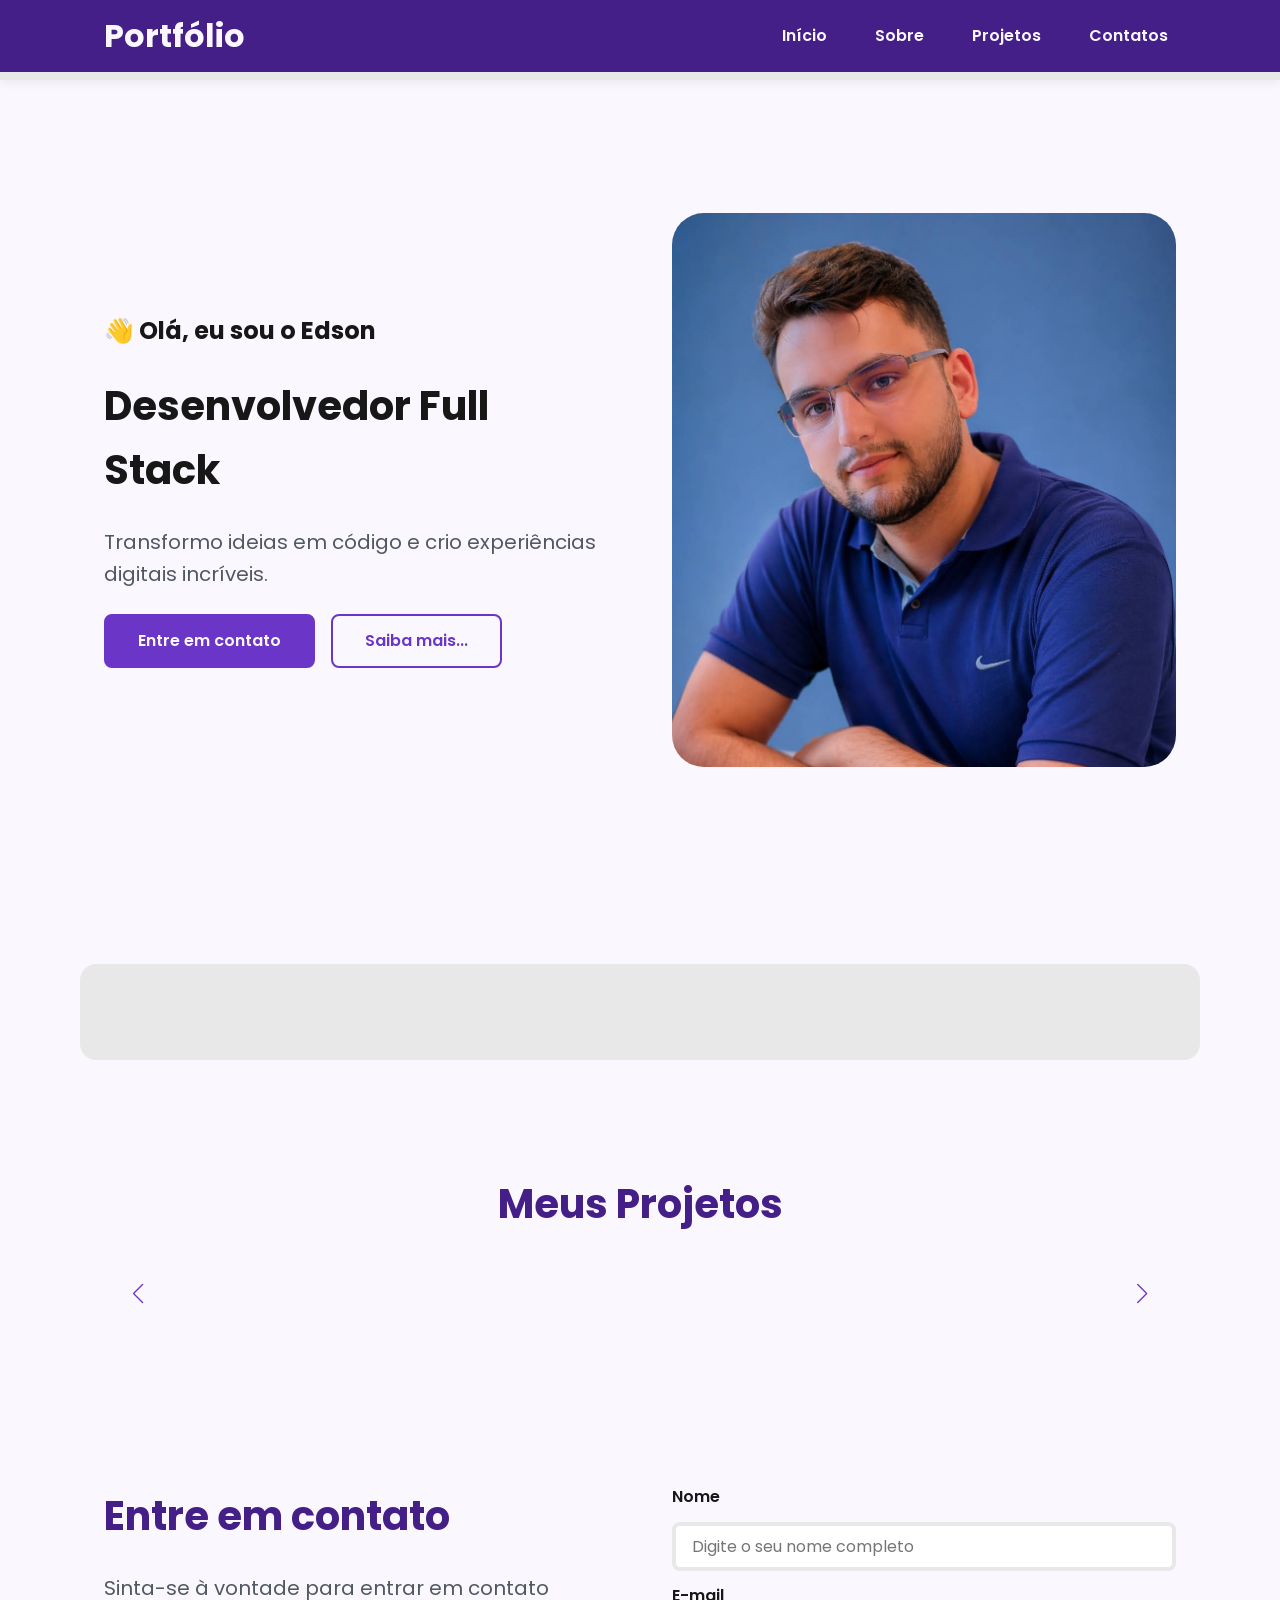
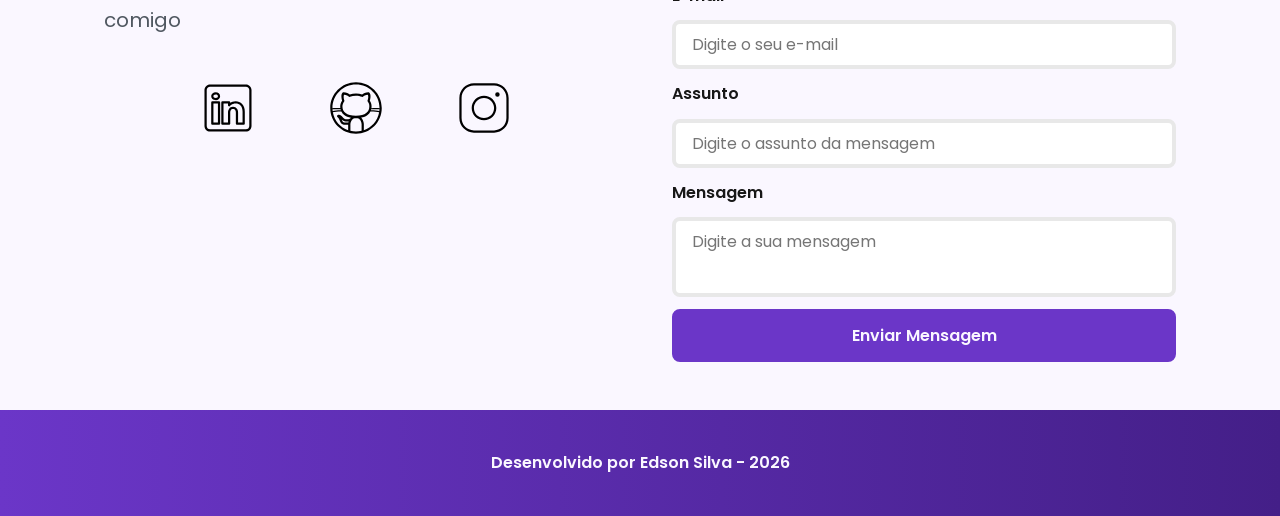
<file: index.html>
<!doctype html>
<html lang="pt-br">
	<head>

    <!-- Fontes do Google -->
    <link rel="preconnect" href="https://fonts.googleapis.com">
    <link rel="preconnect" href="https://fonts.gstatic.com" crossorigin>

    <!-- Fonte do Google - Poppins -->
    <link href="https://fonts.googleapis.com/css2?family=Poppins&display=swap" rel="stylesheet">

		<meta charset="UTF-8" />
		<meta
			name="viewport"
			content="width=device-width, initial-scale=1.0"
		/>

		<meta name="author" content="Edson Silva" />

		<meta
			name="description"
			content="Portfólio Pessoal do Edson Silva, 
                desenvolvedor Full Stack especializado em criar experiências 
                digitais incríveis. Conheça meus projetos e entre em contato."
		/>

		<meta name="robots" content="index, follow" />

		<link
			rel="icon"
			type="image/svg+xml"
			href="./assets/img/favicon.svg"
		/>

    <!-- SWIPER CSS -->
    <link rel="stylesheet" href="https://cdn.jsdelivr.net/npm/swiper@11/swiper-bundle.min.css">

    <!-- CSS principal da página -->
    <link rel="stylesheet" href="./assets/css/styles.css">

		<title>Portfólio do Edson</title>
	</head>
	<body>
		<!-- Cabeçalho da Página -->
		<header>

			<div class="menu-content">

				<!-- Título do cabeçalho -->
				<a href="index.html" id="titulo">Portfólio</a>

				<!-- Menu de Navegação -->
				<nav>
					<input type="checkbox" id="menu-toggle" class="menu-toggle-checkbox">
					<label for="menu-toggle" class="menu-toggle-label" aria-label="Abrir menu">
						<span></span><span></span><span></span>
					</label>
					<ul class="menu-list">
						<li><a href="#hero">Início</a></li>
						<li><a href="#about">Sobre</a></li>
						<li><a href="#projects">Projetos</a></li>
						<li><a href="#contacts">Contatos</a></li>
					</ul>
				</nav>

			</div>

		</header>

		<!-- Seção Principal da Página -->
		<main>

			<!-- Seção Hero -->
			<section id="hero" class="section-container hero-container">

        <!-- Boas Vindas -->
        <article class="hero-content">

          <span>👋 Olá, eu sou o Edson</span>
          <h1>Desenvolvedor Full Stack</h1>
          <p>Transformo ideias em
              código e crio experiências digitais incríveis.</p>

          <div class="buttons-container">
            <a href="#contacts" class="botao">Entre em contato</a>
            <a href="#about" class="botao-outline">Saiba mais...</a>
          </div>

        </article>

        <!-- Imagem da Seção Hero -->
        <figure class="hero-image">
          <img 
            src="./assets/img/Edshow.jpg"
            alt="Foto do autor do site"
            class="float-animation"
          >
        </figure>

      </section>

			<!-- Seção Sobre mim -->
			<section id="about" class="section-container about-container">

          

      </section>

			<!-- Seção de Projetos -->
			<section id="projects" class="section-container projects-container">

        <h2>Meus Projetos</h2>

        <!-- Swiper Container -->
        <div class="swiper projects-swiper">

          <div class="swiper-wrapper">

            

          </div>

          <!-- Botões de Navegação -->
          <div class="swiper-button-next"></div>
          <div class="swiper-button-prev"></div>

          <!-- Paginação -->
          <div class="swiper-pagination"></div>

        </div>

      </section>

			<!-- Seção de Contatos -->
			<section id="contacts" class="section-container contact-container">

        <!-- Redes Sociais -->
        <article class="contact-info">

          <h2>Entre em contato</h2>
          <p>Sinta-se à vontade para entrar em contato comigo</p>

          <!-- Links para as Redes Sociais -->
          <div class="social-container">

            <a href="https://www.linkedin.com/in/edson-n-324a60155" target="_blank" class="social-icon" aria-label="LinkedIn">
              <img
                src="./assets/icons/social/linkedin.svg"
                alt="Link para o LinkedIn"
              >
            </a>

            <a href="https://github.com/dinhovdp" target="_blank" class="social-icon" aria-label="GitHub">
              <img
                src="./assets/icons/social/github.svg"
                alt="Link para o GitHub"
              >
            </a>

            <a href="https://www.instagram.com/dinhovdp/" target="_blank" class="social-icon" aria-label="Instagram">
              <img
                src="./assets/icons/social/instagram.svg"
                alt="Link para o Instagram"
              >
            </a>

          </div>
        </article>


        <!-- Formulário de Contato -->
        <form id="formulario" action="https://formsubmit.co/f89065032bfe4950fafd7bd7bc6e29d5" method="POST">

          <input type="hidden" name="_next" value="https://dinhovdp.github.io/portifolio/success.html">
          <input type="hidden" name="_captcha" value="false">

          <label for="nome">Nome</label>
          <input id="nome" name="nome" type="text" placeholder="Digite o seu nome completo">
          <span id="erro-nome"></span>

          <label for="email">E-mail</label>
          <input id="email" name="email" type="text" placeholder="Digite o seu e-mail">
          <span id="erro-email"></span>

          <label for="assunto">Assunto</label>
          <input id="assunto" name="assunto" type="text" placeholder="Digite o assunto da mensagem">
          <span id="erro-assunto"></span>

          <label for="mensagem">Mensagem</label>
          <textarea id="mensagem" name="mensagem" placeholder="Digite a sua mensagem"></textarea>
          <span id="erro-mensagem"></span>

          <button class="botao" type="submit">Enviar Mensagem</button>

        </form>

      </section>
		</main>

		<!-- Rodapé da Pàgina -->
		<footer>
      Desenvolvido por Edson Silva - 2026
    </footer>

    <!-- SWIPER JS -->
    <script src="https://cdn.jsdelivr.net/npm/swiper@11/swiper-bundle.min.js"></script>

    <!-- Script Principal da página -->
    <script src="./assets/js/script.js"></script>

    <!-- Script do Menu Hambúrguer -->
    <script src="./assets/js/menu.js"></script>

	</body>
</html>
</file>
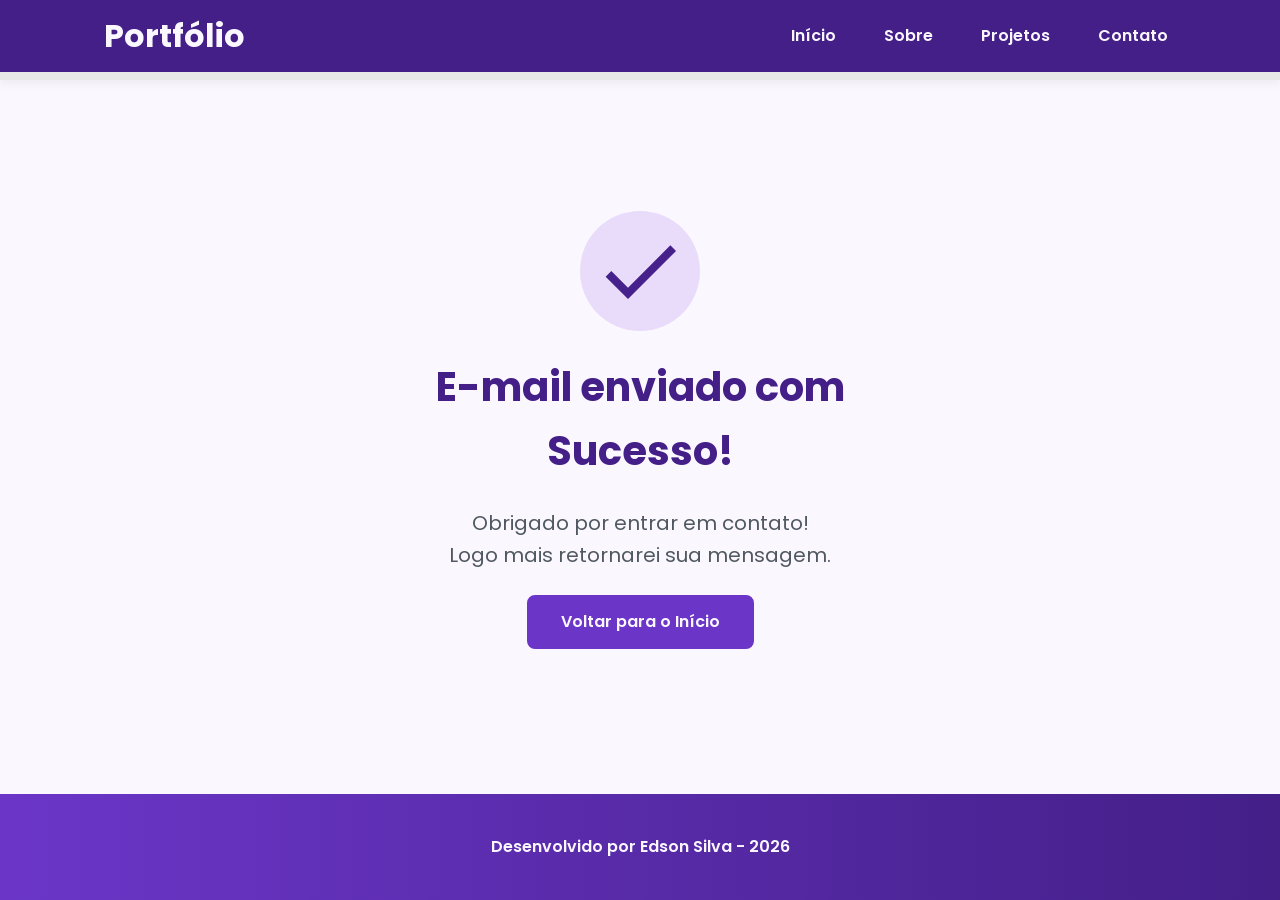
<file: success.html>
<!doctype html>
<html lang="pt-br">
	<head>
		<!-- Fontes do Google -->
		<link rel="preconnect" href="https://fonts.googleapis.com" />
		<link
			rel="preconnect"
			href="https://fonts.gstatic.com"
			crossorigin
		/>

		<!-- Fonte do Google - Poppins -->
		<link
			href="https://fonts.googleapis.com/css2?family=Poppins&display=swap"
			rel="stylesheet"
		/>

		<meta charset="UTF-8" />
		<meta
			name="viewport"
			content="width=device-width, initial-scale=1.0"
		/>
		<meta name="author" content="Edson Silva" />
		<meta
			name="description"
			content="Portfólio Pessoal do Edson Silva, 
                desenvolvedor Full Stack especializado em criar experiências 
                digitais incríveis. Conheça meus projetos e entre em contato."
		/>
		<meta name="robots" content="index, follow" />

		<link
			rel="icon"
			type="image/svg+xml"
			href="./assets/img/favicon.svg"
		/>

		<!-- CSS principal da página -->
		<link rel="stylesheet" href="./assets/css/styles.css" />

		<title>Portfólio do Edson</title>
	</head>

	<body>
		<!-- Cabeçalho da Página (header) -->
		<header>
			<div class="menu-content">
				<a href="index.html" id="titulo">Portfólio</a>

				<nav>
					<input type="checkbox" id="menu-toggle" class="menu-toggle-checkbox">
					<label for="menu-toggle" class="menu-toggle-label" aria-label="Abrir menu">
						<span></span><span></span><span></span>
					</label>
					<ul class="menu-list">
						<li>
							<a href="index.html#hero"
								>Início</a
							>
						</li>
						<li>
							<a href="index.html#about"
								>Sobre</a
							>
						</li>
						<li>
							<a href="index.html#projects"
								>Projetos</a
							>
						</li>
						<li>
							<a href="index.html#contacts"
								>Contato</a
							>
						</li>
					</ul>
				</nav>
			</div>
		</header>

		<!-- Seção Principal da Página (main) -->
		<main>
			<!-- Mensagem de Sucesso -->
			<section class="success-container">
				<article class="success-content">
					<figure class="success-icon">
						<img
							src="./assets/img/success.svg"
							alt="Ilustração de sucesso"
							class="float-animation"
							width="20%"
						/>
					</figure>

					<h1>E-mail enviado com Sucesso!</h1>
					<h2>
						Obrigado por entrar em contato! <br />
						Logo mais retornarei sua mensagem.
					</h2>

					<a class="botao" href="index.html"
						>Voltar para o Início</a
					>
				</article>
			</section>
		</main>

		<!-- Rodapé da Página (footer) -->
		<footer>Desenvolvido por Edson Silva - 2026</footer>

		<!-- Script do Menu Hambúrguer -->
		<script src="./assets/js/menu.js"></script>
	</body>
</html>
</file>
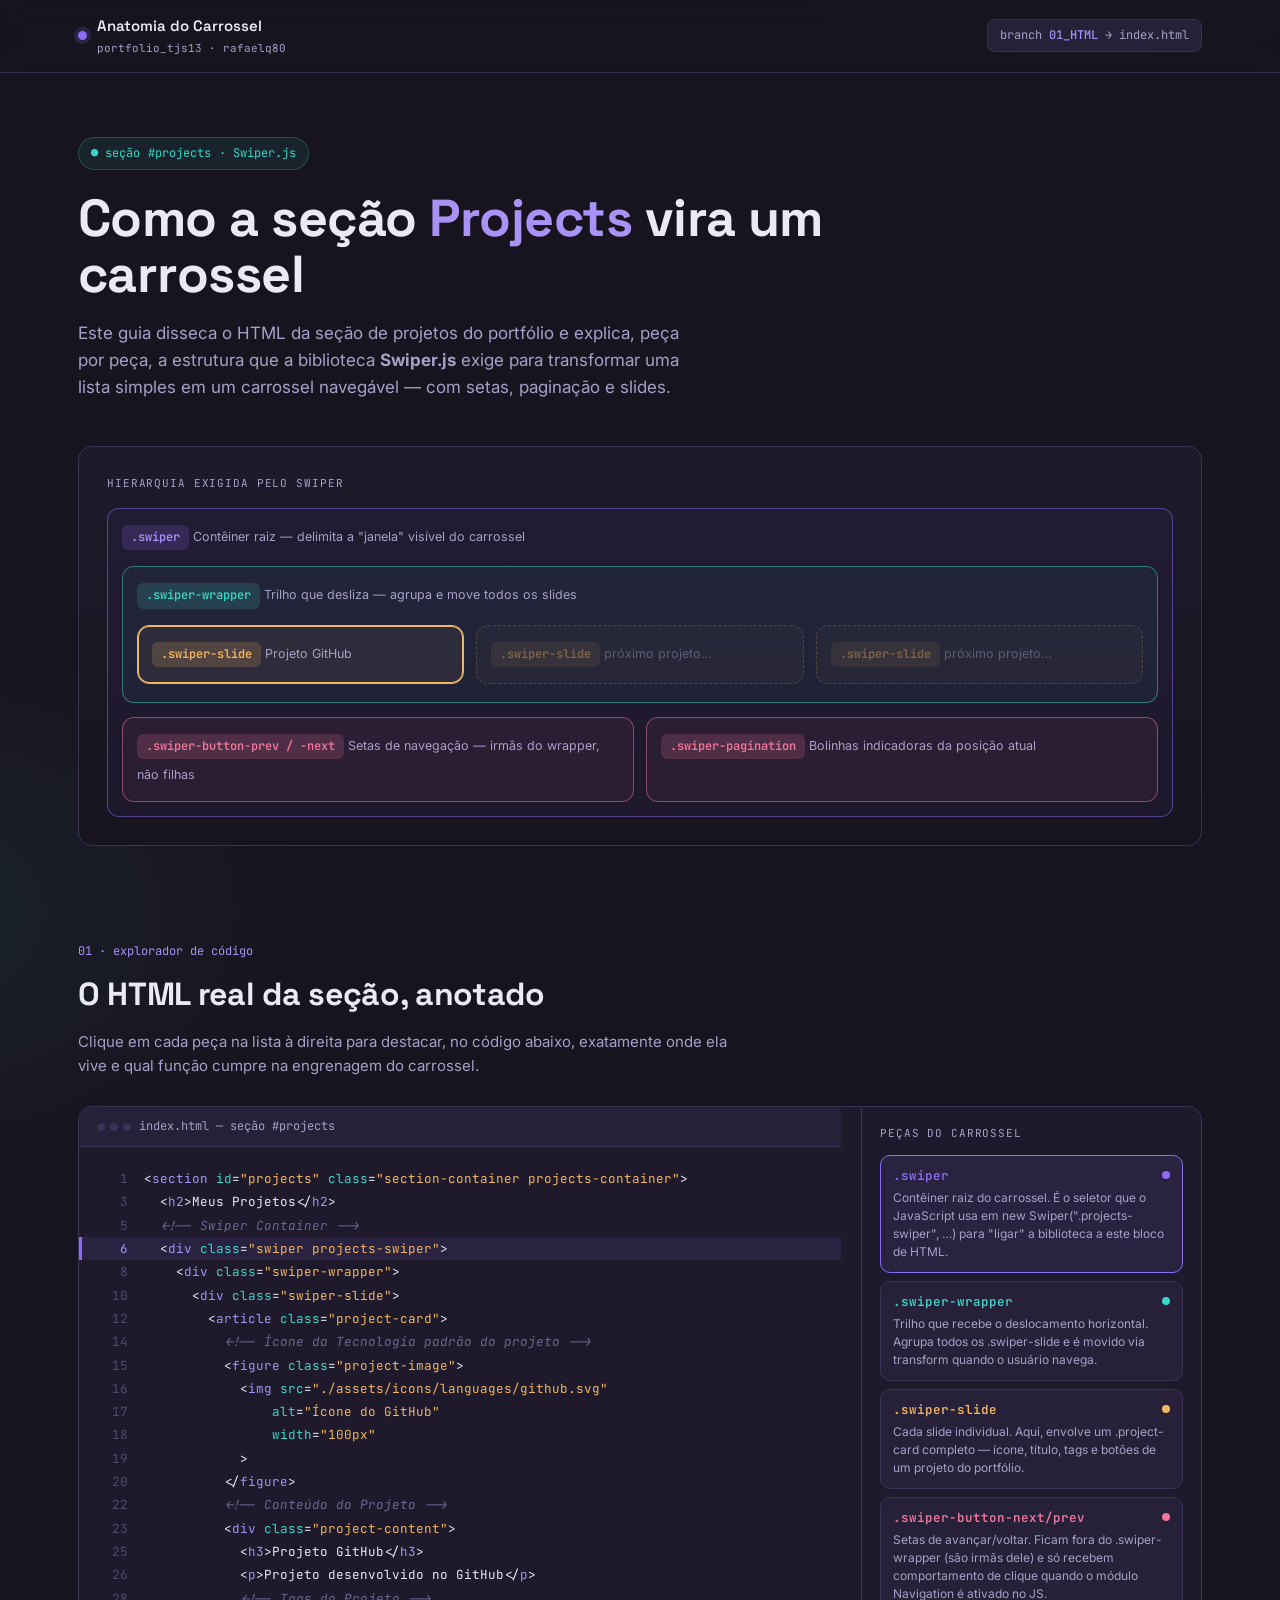
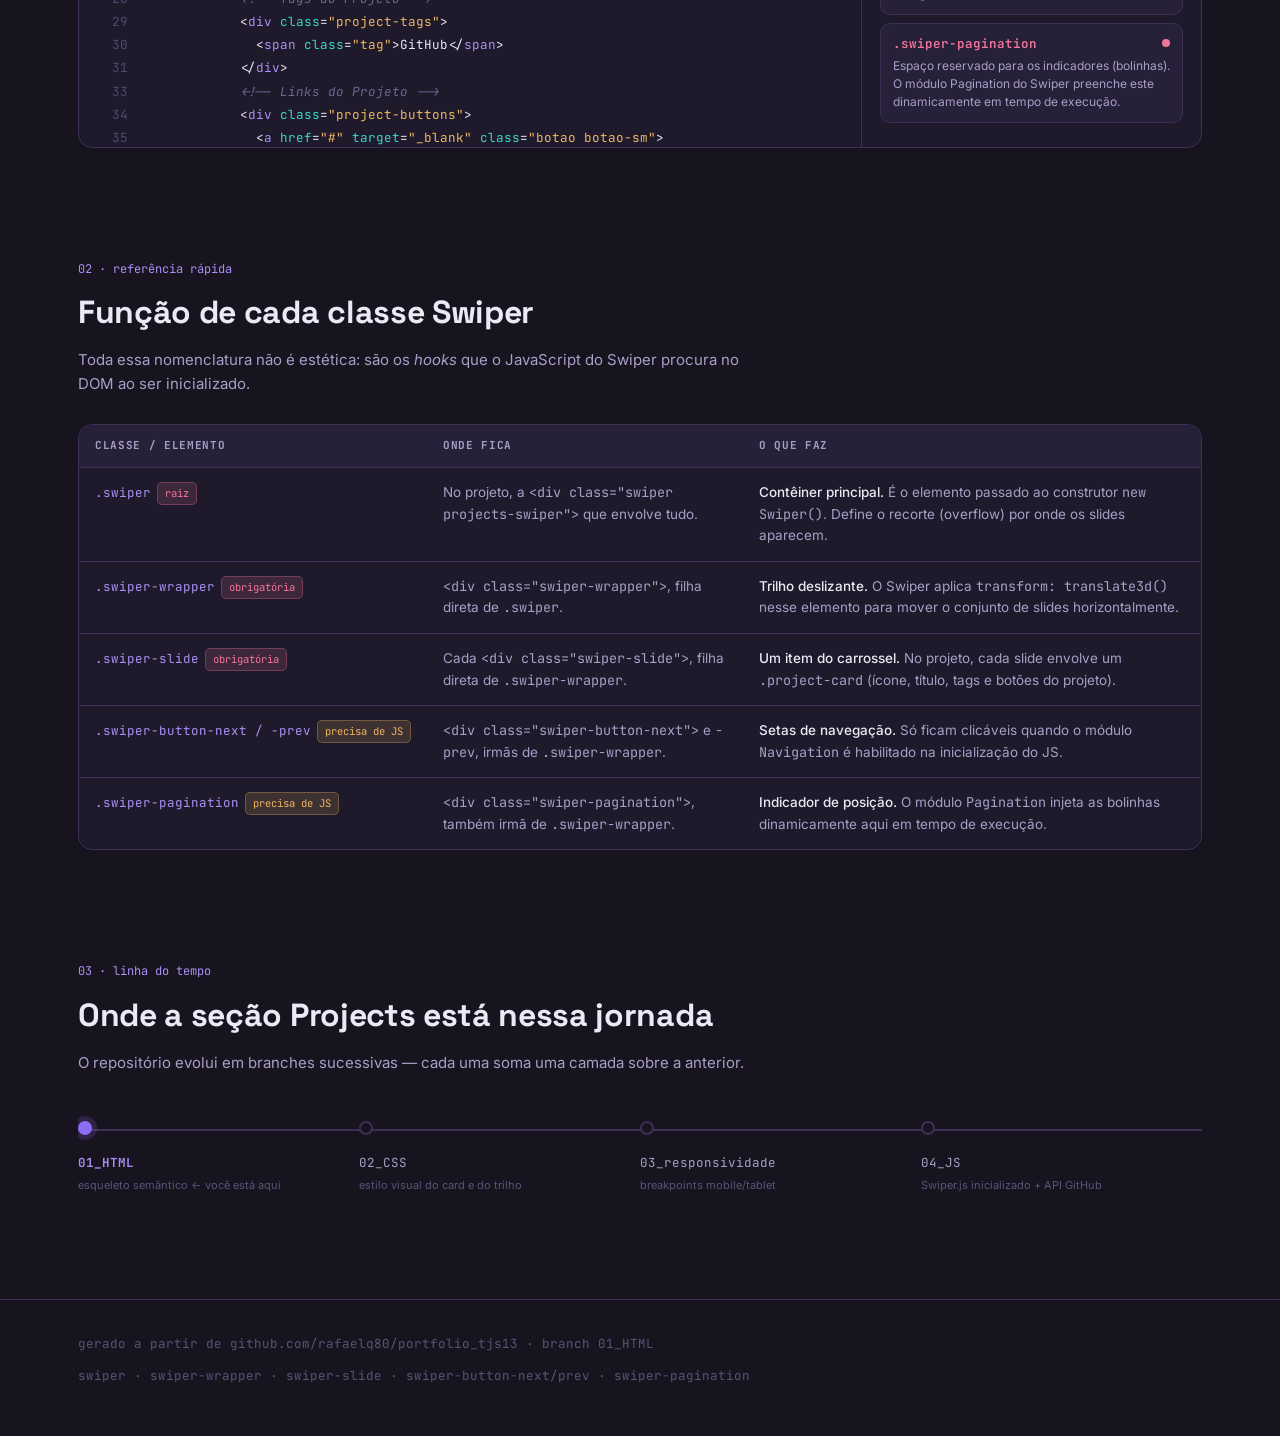
<file: assets/docs/swiper.html>
<!DOCTYPE html>
<html lang="pt-br">
<head>
<meta charset="UTF-8">
<meta name="viewport" content="width=device-width, initial-scale=1.0">
<title>Anatomia do Carrossel Swiper — Seção Projects</title>
<link rel="preconnect" href="https://fonts.googleapis.com">
<link rel="preconnect" href="https://fonts.gstatic.com" crossorigin>
<link href="https://fonts.googleapis.com/css2?family=Space+Grotesk:wght@500;600;700&family=Inter:wght@400;500;600&family=JetBrains+Mono:wght@400;500;600&display=swap" rel="stylesheet">
<style>
  :root{
    --bg: #17141f;
    --bg-soft: #1e1a2b;
    --surface: #262038;
    --surface-2: #2e2745;
    --line: #3a3155;
    --violet: #8b6cf2;
    --violet-soft: #a892f6;
    --slate: #8c86ab;
    --teal: #38d6c6;
    --amber: #f2b661;
    --rose: #f2769b;
    --text: #ece9f7;
    --text-dim: #a89fc7;
    --code-tag: #a892f6;
    --code-attr: #38d6c6;
    --code-str: #f2b661;
    --code-comment: #6e6690;
    --radius: 14px;
    --mono: 'JetBrains Mono', ui-monospace, monospace;
    --display: 'Space Grotesk', sans-serif;
    --body: 'Inter', sans-serif;
  }

  *{box-sizing:border-box;}
  html{scroll-behavior:smooth;}
  body{
    margin:0;
    background:
      radial-gradient(1000px 600px at 85% -10%, rgba(139,108,242,.16), transparent 60%),
      radial-gradient(800px 500px at -10% 30%, rgba(56,214,198,.08), transparent 55%),
      var(--bg);
    color:var(--text);
    font-family:var(--body);
    line-height:1.6;
    -webkit-font-smoothing:antialiased;
  }

  @media (prefers-reduced-motion: reduce){
    html{scroll-behavior:auto;}
    *{animation:none !important; transition:none !important;}
  }

  h1,h2,h3{font-family:var(--display); margin:0; letter-spacing:-.01em;}
  code, pre, .mono{font-family:var(--mono);}
  a{color:inherit;}

  .wrap{max-width:1180px; margin:0 auto; padding:0 28px;}

  /* ---------- TOPBAR ---------- */
  .topbar{
    position:sticky; top:0; z-index:50;
    backdrop-filter:blur(10px);
    background:rgba(23,20,31,.85);
    border-bottom:1px solid var(--line);
  }
  .topbar .wrap{display:flex; align-items:center; justify-content:space-between; padding:14px 28px;}
  .brand{display:flex; align-items:center; gap:10px; font-family:var(--display); font-weight:600; font-size:15px;}
  .brand .dot{width:9px; height:9px; border-radius:50%; background:var(--violet); box-shadow:0 0 0 4px rgba(139,108,242,.18);}
  .brand small{display:block; color:var(--text-dim); font-family:var(--mono); font-weight:400; font-size:11px; margin-top:2px;}
  .path{font-family:var(--mono); font-size:12px; color:var(--text-dim); background:var(--surface); padding:6px 12px; border-radius:8px; border:1px solid var(--line);}
  .path b{color:var(--violet-soft); font-weight:500;}

  /* ---------- HERO ---------- */
  .hero{padding:64px 0 40px;}
  .eyebrow{
    display:inline-flex; align-items:center; gap:8px;
    font-family:var(--mono); font-size:12px; color:var(--teal);
    background:rgba(56,214,198,.08); border:1px solid rgba(56,214,198,.25);
    padding:6px 12px; border-radius:999px; margin-bottom:20px;
  }
  .hero h1{font-size:clamp(32px,4.4vw,52px); line-height:1.08; max-width:780px;}
  .hero h1 span{color:var(--violet-soft);}
  .hero p.lead{max-width:620px; color:var(--text-dim); font-size:17px; margin-top:18px;}

  /* ---------- DIAGRAM (signature element) ---------- */
  .diagram{
    margin-top:44px; border:1px solid var(--line); border-radius:var(--radius);
    background:linear-gradient(180deg, var(--bg-soft), var(--bg));
    padding:28px; overflow-x:auto;
  }
  .diagram-label{font-family:var(--mono); font-size:11px; color:var(--text-dim); margin-bottom:16px; text-transform:uppercase; letter-spacing:.08em;}
  .stack{min-width:640px;}
  .box{border-radius:12px; border:1.5px solid; padding:14px; position:relative; transition:transform .18s ease, box-shadow .18s ease;}
  .box:hover{transform:translateY(-2px);}
  .box .tag{
    font-family:var(--mono); font-size:12px; font-weight:600; display:inline-flex; align-items:center; gap:6px;
    padding:3px 9px; border-radius:6px; margin-bottom:2px;
  }
  .box .desc{font-size:12.5px; color:var(--text-dim); margin-top:4px;}
  .box.swiper{border-color:rgba(139,108,242,.5); background:rgba(139,108,242,.05);}
  .box.swiper > .tag{background:rgba(139,108,242,.18); color:var(--violet-soft);}
  .box.wrapper{border-color:rgba(56,214,198,.5); background:rgba(56,214,198,.05); margin-top:14px;}
  .box.wrapper > .tag{background:rgba(56,214,198,.16); color:var(--teal);}
  .slides-row{display:flex; gap:12px; margin-top:14px; overflow-x:auto; padding-bottom:4px;}
  .box.slide{border-color:rgba(242,182,97,.5); background:rgba(242,182,97,.06); min-width:150px; flex:1;}
  .box.slide > .tag{background:rgba(242,182,97,.18); color:var(--amber);}
  .box.slide.active-repo{border-color:var(--amber); box-shadow:0 0 0 1px var(--amber) inset;}
  .box.slide.ghost{opacity:.45; border-style:dashed;}
  .siblings-row{display:flex; gap:12px; margin-top:14px;}
  .box.nav{border-color:rgba(242,118,155,.5); background:rgba(242,118,155,.06); flex:1;}
  .box.nav > .tag{background:rgba(242,118,155,.18); color:var(--rose);}
  .box.pagination{border-color:rgba(242,118,155,.5); background:rgba(242,118,155,.06); flex:1;}
  .box.pagination > .tag{background:rgba(242,118,155,.18); color:var(--rose);}

  /* ---------- SECTION HEADERS ---------- */
  .section{padding:56px 0;}
  .section-head{margin-bottom:28px; max-width:680px;}
  .section-head .kicker{font-family:var(--mono); font-size:12px; color:var(--violet-soft); margin-bottom:8px;}
  .section-head h2{font-size:clamp(24px,3vw,32px);}
  .section-head p{color:var(--text-dim); margin-top:10px; font-size:15px;}

  /* ---------- EXPLORER (interactive signature) ---------- */
  .explorer{
    display:grid; grid-template-columns:1fr 340px; gap:20px;
    border:1px solid var(--line); border-radius:var(--radius); overflow:hidden;
    background:var(--bg-soft);
  }
  @media (max-width:880px){ .explorer{grid-template-columns:1fr;} }

  .code-pane{padding:0; overflow:auto; max-height:640px;}
  .code-pane .file-tab{
    display:flex; align-items:center; gap:8px; padding:10px 18px; font-family:var(--mono); font-size:12px;
    color:var(--text-dim); border-bottom:1px solid var(--line); background:var(--surface); position:sticky; top:0;
  }
  .file-tab .dots{display:flex; gap:5px;}
  .file-tab .dots span{width:8px; height:8px; border-radius:50%; background:var(--line);}
  pre.code{margin:0; padding:20px 0; font-size:12.6px; line-height:1.85;}
  .line{display:flex; padding:0 18px; border-left:3px solid transparent; cursor:default; white-space:pre;}
  .line .ln{width:28px; flex:none; color:#514a70; user-select:none; text-align:right; margin-right:16px;}
  .line .code-text{white-space:pre-wrap; word-break:break-word;}
  .line.hl{background:rgba(139,108,242,.1); border-left-color:var(--violet);}
  .line.hl .ln{color:var(--violet-soft);}
  .tk-tag{color:var(--code-tag);}
  .tk-attr{color:var(--code-attr);}
  .tk-str{color:var(--code-str);}
  .tk-comment{color:var(--code-comment); font-style:italic;}
  .tk-punc{color:#7a7396;}

  .legend{border-left:1px solid var(--line); padding:18px; overflow:auto; max-height:640px;}
  .legend-title{font-family:var(--mono); font-size:11px; text-transform:uppercase; letter-spacing:.08em; color:var(--text-dim); margin-bottom:12px;}
  .chip{
    display:block; width:100%; text-align:left; background:var(--surface); border:1px solid var(--line);
    border-radius:10px; padding:11px 12px; margin-bottom:8px; cursor:pointer; color:var(--text);
    font-family:var(--body); font-size:13px; transition:border-color .15s ease, background .15s ease;
  }
  .chip .chip-top{display:flex; align-items:center; justify-content:space-between; gap:8px;}
  .chip .chip-name{font-family:var(--mono); font-size:12.5px; font-weight:600;}
  .chip .chip-fn{display:block; margin-top:5px; color:var(--text-dim); font-size:12px; line-height:1.5;}
  .chip.active{border-color:var(--violet); background:rgba(139,108,242,.1);}
  .chip.active .chip-name{color:var(--violet-soft);}
  .chip .swatch{width:8px; height:8px; border-radius:50%; flex:none;}

  /* ---------- TABLE ---------- */
  .table-card{border:1px solid var(--line); border-radius:var(--radius); overflow:hidden; background:var(--bg-soft);}
  table{width:100%; border-collapse:collapse; font-size:13.5px;}
  thead th{
    text-align:left; font-family:var(--mono); font-size:11px; text-transform:uppercase; letter-spacing:.06em;
    color:var(--text-dim); background:var(--surface); padding:12px 16px; border-bottom:1px solid var(--line);
  }
  tbody td{padding:14px 16px; border-bottom:1px solid var(--line); vertical-align:top; color:var(--text-dim);}
  tbody tr:last-child td{border-bottom:none;}
  tbody td.cls{font-family:var(--mono); color:var(--violet-soft); font-size:12.5px; white-space:nowrap;}
  tbody td strong{color:var(--text); font-weight:500;}
  .badge{display:inline-block; font-family:var(--mono); font-size:10.5px; padding:2px 7px; border-radius:5px; margin-left:6px;}
  .badge.required{background:rgba(242,118,155,.15); color:var(--rose); border:1px solid rgba(242,118,155,.3);}
  .badge.needs-js{background:rgba(242,182,97,.15); color:var(--amber); border:1px solid rgba(242,182,97,.3);}

  /* ---------- CALLOUT ---------- */
  .callout{
    display:flex; gap:14px; border:1px solid rgba(242,182,97,.35); background:rgba(242,182,97,.06);
    border-radius:var(--radius); padding:20px 22px; margin-top:20px;
  }
  .callout .icon{font-size:20px; flex:none; margin-top:2px;}
  .callout h3{font-size:15px; margin-bottom:6px; color:var(--amber); font-family:var(--body); font-weight:600;}
  .callout p{margin:0; color:var(--text-dim); font-size:13.5px;}
  .callout code{background:var(--surface); padding:1px 6px; border-radius:4px; color:var(--code-str); font-size:12px;}

  .callout.bug{border-color:rgba(139,108,242,.35); background:rgba(139,108,242,.06);}
  .callout.bug h3{color:var(--violet-soft);}

  /* ---------- ROADMAP ---------- */
  .roadmap{display:flex; gap:0; margin-top:8px; overflow-x:auto;}
  .stop{flex:1; min-width:150px; position:relative; padding:18px 16px 18px 0;}
  .stop::before{content:""; position:absolute; top:26px; left:0; right:-0px; height:2px; background:var(--line);}
  .stop:first-child::before{left:0;}
  .stop .node{
    width:14px; height:14px; border-radius:50%; background:var(--bg); border:2px solid var(--line);
    position:relative; z-index:2; margin-bottom:14px;
  }
  .stop.current .node{border-color:var(--violet); background:var(--violet); box-shadow:0 0 0 5px rgba(139,108,242,.18);}
  .stop .name{font-family:var(--mono); font-size:12.5px; color:var(--text-dim);}
  .stop.current .name{color:var(--violet-soft); font-weight:600;}
  .stop .tag2{display:block; font-size:11px; color:#5a5378; margin-top:3px;}

  footer{border-top:1px solid var(--line); padding:34px 0 50px; margin-top:30px;}
  footer .wrap{display:flex; justify-content:space-between; align-items:center; flex-wrap:wrap; gap:12px;}
  footer p{margin:0; color:#5a5378; font-size:12.5px; font-family:var(--mono);}

  ::selection{background:rgba(139,108,242,.35);}
  ::-webkit-scrollbar{height:8px; width:8px;}
  ::-webkit-scrollbar-thumb{background:var(--line); border-radius:8px;}
</style>
</head>
<body>

  <div class="topbar">
    <div class="wrap">
      <div class="brand">
        <span class="dot"></span>
        <div>
          Anatomia do Carrossel
          <small>portfolio_tjs13 · rafaelq80</small>
        </div>
      </div>
      <div class="path">branch <b>01_HTML</b> → <span id="pathFile">index.html</span></div>
    </div>
  </div>

  <header class="hero">
    <div class="wrap">
      <span class="eyebrow">● seção <code>#projects</code> · Swiper.js</span>
      <h1>Como a seção <span>Projects</span> vira um carrossel</h1>
      <p class="lead">Este guia disseca o HTML da seção de projetos do portfólio e explica, peça por peça, a estrutura que a biblioteca <strong>Swiper.js</strong> exige para transformar uma lista simples em um carrossel navegável — com setas, paginação e slides.</p>

      <div class="diagram">
        <div class="diagram-label">Hierarquia exigida pelo Swiper</div>
        <div class="stack">
          <div class="box swiper">
            <span class="tag">.swiper</span>
            <span class="desc">Contêiner raiz — delimita a "janela" visível do carrossel</span>

            <div class="box wrapper">
              <span class="tag">.swiper-wrapper</span>
              <span class="desc">Trilho que desliza — agrupa e move todos os slides</span>

              <div class="slides-row">
                <div class="box slide active-repo">
                  <span class="tag">.swiper-slide</span>
                  <span class="desc">Projeto GitHub</span>
                </div>
                <div class="box slide ghost">
                  <span class="tag">.swiper-slide</span>
                  <span class="desc">próximo projeto…</span>
                </div>
                <div class="box slide ghost">
                  <span class="tag">.swiper-slide</span>
                  <span class="desc">próximo projeto…</span>
                </div>
              </div>
            </div>

            <div class="siblings-row">
              <div class="box nav">
                <span class="tag">.swiper-button-prev / -next</span>
                <span class="desc">Setas de navegação — irmãs do wrapper, não filhas</span>
              </div>
              <div class="box pagination">
                <span class="tag">.swiper-pagination</span>
                <span class="desc">Bolinhas indicadoras da posição atual</span>
              </div>
            </div>
          </div>
        </div>
      </div>
    </div>
  </header>

  <section class="section">
    <div class="wrap">
      <div class="section-head">
        <div class="kicker">01 · explorador de código</div>
        <h2>O HTML real da seção, anotado</h2>
        <p>Clique em cada peça na lista à direita para destacar, no código abaixo, exatamente onde ela vive e qual função cumpre na engrenagem do carrossel.</p>
      </div>

      <div class="explorer">
        <div class="code-pane">
          <div class="file-tab">
            <span class="dots"><span></span><span></span><span></span></span>
            index.html — seção #projects
          </div>
          <pre class="code" id="codeBlock"></pre>
        </div>
        <div class="legend">
          <div class="legend-title">Peças do carrossel</div>
          <div id="chipList"></div>
        </div>
      </div>
    </div>
  </section>

  <section class="section">
    <div class="wrap">
      <div class="section-head">
        <div class="kicker">02 · referência rápida</div>
        <h2>Função de cada classe Swiper</h2>
        <p>Toda essa nomenclatura não é estética: são os <em>hooks</em> que o JavaScript do Swiper procura no DOM ao ser inicializado.</p>
      </div>

      <div class="table-card">
        <table>
          <thead>
            <tr><th>Classe / elemento</th><th>Onde fica</th><th>O que faz</th></tr>
          </thead>
          <tbody>
            <tr>
              <td class="cls">.swiper<span class="badge required">raiz</span></td>
              <td>No projeto, a <code>&lt;div class="swiper projects-swiper"&gt;</code> que envolve tudo.</td>
              <td><strong>Contêiner principal.</strong> É o elemento passado ao construtor <code>new Swiper()</code>. Define o recorte (overflow) por onde os slides aparecem.</td>
            </tr>
            <tr>
              <td class="cls">.swiper-wrapper<span class="badge required">obrigatória</span></td>
              <td><code>&lt;div class="swiper-wrapper"&gt;</code>, filha direta de <code>.swiper</code>.</td>
              <td><strong>Trilho deslizante.</strong> O Swiper aplica <code>transform: translate3d()</code> nesse elemento para mover o conjunto de slides horizontalmente.</td>
            </tr>
            <tr>
              <td class="cls">.swiper-slide<span class="badge required">obrigatória</span></td>
              <td>Cada <code>&lt;div class="swiper-slide"&gt;</code>, filha direta de <code>.swiper-wrapper</code>.</td>
              <td><strong>Um item do carrossel.</strong> No projeto, cada slide envolve um <code>.project-card</code> (ícone, título, tags e botões do projeto).</td>
            </tr>
            <tr>
              <td class="cls">.swiper-button-next / -prev<span class="badge needs-js">precisa de JS</span></td>
              <td><code>&lt;div class="swiper-button-next"&gt;</code> e <code>-prev</code>, irmãs de <code>.swiper-wrapper</code>.</td>
              <td><strong>Setas de navegação.</strong> Só ficam clicáveis quando o módulo <code>Navigation</code> é habilitado na inicialização do JS.</td>
            </tr>
            <tr>
              <td class="cls">.swiper-pagination<span class="badge needs-js">precisa de JS</span></td>
              <td><code>&lt;div class="swiper-pagination"&gt;</code>, também irmã de <code>.swiper-wrapper</code>.</td>
              <td><strong>Indicador de posição.</strong> O módulo <code>Pagination</code> injeta as bolinhas dinamicamente aqui em tempo de execução.</td>
            </tr>
          </tbody>
        </table>
      </div>

    </div>
  </section>

  <section class="section">
    <div class="wrap">
      <div class="section-head">
        <div class="kicker">03 · linha do tempo</div>
        <h2>Onde a seção Projects está nessa jornada</h2>
        <p>O repositório evolui em branches sucessivas — cada uma soma uma camada sobre a anterior.</p>
      </div>
      <div class="roadmap">
        <div class="stop current"><div class="node"></div><span class="name">01_HTML</span><span class="tag2">esqueleto semântico ← você está aqui</span></div>
        <div class="stop"><div class="node"></div><span class="name">02_CSS</span><span class="tag2">estilo visual do card e do trilho</span></div>
        <div class="stop"><div class="node"></div><span class="name">03_responsividade</span><span class="tag2">breakpoints mobile/tablet</span></div>
        <div class="stop"><div class="node"></div><span class="name">04_JS</span><span class="tag2">Swiper.js inicializado + API GitHub</span></div>
      </div>
    </div>
  </section>

  <footer>
    <div class="wrap">
      <p>gerado a partir de github.com/rafaelq80/portfolio_tjs13 · branch 01_HTML</p>
      <p>swiper · swiper-wrapper · swiper-slide · swiper-button-next/prev · swiper-pagination</p>
    </div>
  </footer>

<script>
(function(){
  // Código real da seção #projects, tokenizado em spans para o painel de anotação.
  // Cada linha carrega um data-part opcional que a liga a um chip da legenda.
  const lines = [
    {t:'&lt;section id="projects" class="section-container projects-container"&gt;', part:null},
    {t:'', part:null},
    {t:'  &lt;h2&gt;Meus Projetos&lt;/h2&gt;', part:null},
    {t:'', part:null},
    {t:'  &lt;!-- Swiper Container --&gt;', part:null, comment:true},
    {t:'  &lt;div class="swiper projects-swiper"&gt;', part:'swiper'},
    {t:'', part:'swiper'},
    {t:'    &lt;div class="swiper-wrapper"&gt;', part:'wrapper'},
    {t:'', part:'wrapper'},
    {t:'      &lt;div class="swiper-slide"&gt;', part:'slide'},
    {t:'', part:'slide'},
    {t:'        &lt;article class="project-card"&gt;', part:'slide'},
    {t:'', part:'slide'},
    {t:'          &lt;!-- Ícone da Tecnologia padrão do projeto --&gt;', part:'slide', comment:true},
    {t:'          &lt;figure class="project-image"&gt;', part:'slide'},
    {t:'            &lt;img src="./assets/icons/languages/github.svg"', part:'slide'},
    {t:'                alt="Ícone do GitHub"', part:'slide'},
    {t:'                width="100px"', part:'slide'},
    {t:'            &gt;', part:'slide'},
    {t:'          &lt;/figure&gt;', part:'slide'},
    {t:'', part:'slide'},
    {t:'          &lt;!-- Conteúdo do Projeto --&gt;', part:'slide', comment:true},
    {t:'          &lt;div class="project-content"&gt;', part:'slide'},
    {t:'', part:'slide'},
    {t:'            &lt;h3&gt;Projeto GitHub&lt;/h3&gt;', part:'slide'},
    {t:'            &lt;p&gt;Projeto desenvolvido no GitHub&lt;/p&gt;', part:'slide'},
    {t:'', part:'slide'},
    {t:'            &lt;!-- Tags do Projeto --&gt;', part:'slide', comment:true},
    {t:'            &lt;div class="project-tags"&gt;', part:'slide'},
    {t:'              &lt;span class="tag"&gt;GitHub&lt;/span&gt;', part:'slide'},
    {t:'            &lt;/div&gt;', part:'slide'},
    {t:'', part:'slide'},
    {t:'            &lt;!-- Links do Projeto --&gt;', part:'slide', comment:true},
    {t:'            &lt;div class="project-buttons"&gt;', part:'slide'},
    {t:'              &lt;a href="#" target="_blank" class="botao botao-sm"&gt;', part:'slide'},
    {t:'                GitHub', part:'slide'},
    {t:'              &lt;/a&gt;', part:'slide'},
    {t:'              &lt;a href="#" target="_blank" class="botao-outline botao-sm"&gt;', part:'slide'},
    {t:'                Deploy', part:'slide'},
    {t:'              &lt;/a&gt;', part:'slide'},
    {t:'            &lt;/div&gt;', part:'slide'},
    {t:'', part:'slide'},
    {t:'          &lt;/div&gt;', part:'slide'},
    {t:'', part:'slide'},
    {t:'        &lt;/article&gt;', part:'slide'},
    {t:'', part:'slide'},
    {t:'      &lt;/div&gt; &lt;!-- fecha o slide --&gt;', part:'slide'},
    {t:'', part:'wrapper'},
    {t:'    &lt;/div&gt;', part:'wrapper'},
    {t:'', part:'swiper'},
    {t:'    &lt;!-- Botões de Navegação --&gt;', part:'nav', comment:true},
    {t:'    &lt;div class="swiper-button-next"&gt;&lt;/div&gt;', part:'nav'},
    {t:'    &lt;div class="swiper-button-prev"&gt;&lt;/div&gt;', part:'nav'},
    {t:'', part:'swiper'},
    {t:'    &lt;!-- Paginação --&gt;', part:'pagination', comment:true},
    {t:'    &lt;div class="swiper-pagination"&gt;&lt;/div&gt;', part:'pagination'},
    {t:'', part:null},
    {t:'  &lt;/div&gt;', part:'swiper'},
    {t:'', part:null},
    {t:'&lt;/section&gt;', part:null},
  ];

  const parts = {
    swiper:     {name:'.swiper',                color:'#8b6cf2', fn:'Contêiner raiz do carrossel. É o seletor que o JavaScript usa em new Swiper(".projects-swiper", …) para "ligar" a biblioteca a este bloco de HTML.'},
    wrapper:    {name:'.swiper-wrapper',         color:'#38d6c6', fn:'Trilho que recebe o deslocamento horizontal. Agrupa todos os .swiper-slide e é movido via transform quando o usuário navega.'},
    slide:      {name:'.swiper-slide',           color:'#f2b661', fn:'Cada slide individual. Aqui, envolve um .project-card completo — ícone, título, tags e botões de um projeto do portfólio.'},
    nav:        {name:'.swiper-button-next/prev',color:'#f2769b', fn:'Setas de avançar/voltar. Ficam fora do .swiper-wrapper (são irmãs dele) e só recebem comportamento de clique quando o módulo Navigation é ativado no JS.'},
    pagination: {name:'.swiper-pagination',      color:'#f2769b', fn:'Espaço reservado para os indicadores (bolinhas). O módulo Pagination do Swiper preenche este <div> dinamicamente em tempo de execução.'}
  };

  const codeBlock = document.getElementById('codeBlock');
  const chipList = document.getElementById('chipList');

  function highlight(raw){
    const M1 = '\u0001', M2 = '\u0002'; // marcadores temporários, fora do alfabeto do HTML
    let out = raw.replace(/(&lt;\/?)([a-zA-Z0-9]+)/g, (m, p1, p2) => p1 + M1 + 'TAG' + M2 + p2 + M1 + M2);
    out = out.replace(/([a-zA-Z-]+)(=)(&quot;|")([^"]*)(&quot;|")/g, (m, p1, p2, p3, p4, p5) =>
      M1 + 'ATTR' + M2 + p1 + M1 + M2 + p2 + M1 + 'STR' + M2 + p3 + p4 + p5 + M1 + M2
    );
    out = out.replace(new RegExp(M1+'TAG'+M2+'(.*?)'+M1+M2, 'g'), '<span class="tk-tag">$1</span>');
    out = out.replace(new RegExp(M1+'ATTR'+M2+'(.*?)'+M1+M2, 'g'), '<span class="tk-attr">$1</span>');
    out = out.replace(new RegExp(M1+'STR'+M2+'(.*?)'+M1+M2, 'g'), '<span class="tk-str">$1</span>');
    return out;
  }

  lines.forEach((line, i) => {
    const row = document.createElement('div');
    row.className = 'line' + (line.part ? ' part-'+line.part : '');
    if(line.part) row.dataset.part = line.part;
    const ln = document.createElement('span');
    ln.className = 'ln';
    ln.textContent = line.t ? (i+1) : '';
    const codeText = document.createElement('span');
    codeText.className = 'code-text' + (line.comment ? ' tk-comment' : '');
    codeText.innerHTML = line.comment ? line.t : highlight(line.t);
    row.appendChild(ln);
    row.appendChild(codeText);
    codeBlock.appendChild(row);
  });

  Object.keys(parts).forEach(key => {
    const p = parts[key];
    const chip = document.createElement('button');
    chip.className = 'chip';
    chip.dataset.part = key;
    chip.innerHTML =
      '<span class="chip-top">' +
        '<span class="chip-name" style="color:'+p.color+'">'+p.name+'</span>' +
        '<span class="swatch" style="background:'+p.color+'"></span>' +
      '</span>' +
      '<span class="chip-fn">'+p.fn+'</span>';
    chip.addEventListener('click', () => selectPart(key, chip));
    chipList.appendChild(chip);
  });

  function selectPart(key, chipEl){
    document.querySelectorAll('.chip').forEach(c => c.classList.remove('active'));
    document.querySelectorAll('.line').forEach(l => l.classList.remove('hl'));
    chipEl.classList.add('active');
    const target = document.querySelector('.line[data-part="'+key+'"]');
    document.querySelectorAll('.line[data-part="'+key+'"]').forEach(l => l.classList.add('hl'));
    if(target) target.scrollIntoView({block:'center', behavior:'smooth'});
  }

  // seleciona .swiper por padrão para orientar o primeiro olhar
  const firstChip = chipList.querySelector('.chip');
  if(firstChip) selectPart('swiper', firstChip);
})();
</script>
</body>
</html>
</file>
<file: assets/css/styles.css>
/* Reset do Navegador */
* {
  margin: 0;
  padding: 0;
  box-sizing: border-box;
  font-family: 'Poppins', sans-serif;
  font-weight: 400;
  text-decoration: none;
  outline: none;
}    

/* Variáveis */
:root {
    /* Paleta de Cores - Purple */
    --purple-50: #f4eaff;
    --purple-100: #e9dcfa;
    --purple-200: #cdb3f0;
    --purple-300: #b186e5;
    --purple-400: #9460db;
    --purple-500: #6b36c8;
    --purple-600: #5b2ca0;
    --purple-700: #4c2177;
    --purple-800: #441f88;
    --purple-900: #2a0e4d;
    --purple-950: #1a0730;

    /* Cores Neutras */
    --gray-200: #e8e8e8;
    --gray-400: #505861;
    --black: #171717;
    --white: #FAF7FF;

    /* Cores de Estado */
    --error: #e63946;

    /* Sombras */
    --shadow-sm: 0 0.25rem 0.5rem rgba(0, 0, 0, 0.05);
    --shadow-md: 0 0.25rem 0.75rem rgba(107, 54, 200, 0.3);
    --shadow-lg: 0 0.5rem 1.5rem rgba(107, 54, 200, 0.2);

    /* Espaçamentos */
    --spacing-xs: 0.5rem;
    --spacing-sm: 1rem;
    --spacing-md: 1.5rem;
    --spacing-lg: 2rem;
    --spacing-xl: 3rem;
    --spacing-2xl: 4rem;

    /* Tamanhos de Fonte */
    --text-sm: 0.75rem;
    --text-base: 1rem;
    --text-lg: 1.25rem;
    --text-xl: 1.5rem;
    --text-2xl: 2rem;
    --text-3xl: 2.5rem;

    /* Border Radius */
    --radius-sm: 0.25rem;
    --radius-md: 0.5rem;
    --radius-lg: 1rem;
    --radius-xl: 2rem;
    --radius-full: 50%;

    /* Animação Padrão */
    --transition-default: all 0.3s ease;
}

/* Configurações Básicas */

html {
  scroll-behavior: smooth;
}

body {
  display: flex;
  flex-direction: column;
  min-height: 100vh;
  background-color: var(--white);
  line-height: 1.6;
  color: var(--black);
}

main {
  flex: 1;
}

/* Seções - Base Comum */

.section-container {
  max-width: 70rem;
  margin: 0 auto;
  padding: var(--spacing-xl) var(--spacing-md);
  scroll-margin-top: 6rem;
}

/* Botões */

.buttons-container {
  display: flex;
  gap: var(--spacing-sm);
}

.botao,
.botao-outline {
  display: inline-block;
  padding: 0.75rem 2rem;
  border: 0.15rem solid transparent;
  border-radius: var(--radius-md);
  font-size: var(--text-base);
  font-weight: 600;
  text-align: center;
  cursor: pointer;
  transition: var(--transition-default);
}

.botao {
  border-color: var(--purple-500);
  background-color: var(--purple-500);
  color: var(--white);
}

.botao:hover {
  border-color: var(--purple-800);
  background-color: var(--purple-800);
  box-shadow: var(--shadow-md);
  transform: translateY(-0.25rem);
}

.botao-outline {
  border-color: var(--purple-500);
  background-color: transparent;
  color: var(--purple-500);
}

.botao-outline:hover {
  border-color: var(--purple-500);
  background-color: var(--purple-500);
  color: var(--white);
  transform: translateY(-0.25rem);
}

/* Botões pequenos - Card Projetos */

.botao.botao-sm,
.botao-outline.botao-sm {
  min-width: 6rem;
  padding: 0.25rem var(--spacing-sm);
  border-width: 0.125rem;
  border-radius: 0.25rem;
  font-size: var(--text-sm);
}

/* Seção Header - Cabeçalho e Menu */

header {
  position: sticky;
  top: 0;
  z-index: 1000;
  width: 100%;
  height: 5rem;
  border-bottom: var(--spacing-xs) solid var(--gray-200);
  box-shadow: var(--shadow-sm);
  background-color: var(--purple-800);
}

header a {
  font-weight: 600;
  color: var(--white);
  transition: color 0.3s ease;
}

header a:hover {
  color: var(--purple-100);
}

#titulo {
  font-size: var(--text-2xl);
  font-weight: 700;
}

.menu-content {
  display: flex;
  justify-content: space-between;
  align-items: center;
  max-width: 70rem;
  height: 100%;
  margin: 0 auto;
  padding: 0 var(--spacing-md);
}

.menu-list {
  display: flex;
  gap: var(--spacing-lg);
  list-style: none;
}

.menu-list a {
  padding: var(--spacing-xs);
}

/* Botão do Menu Hambúrguer (só aparece no responsivo) */
.menu-toggle-checkbox {
  display: none;
}

.menu-toggle-label {
  display: none;
  flex-direction: column;
  justify-content: center;
  gap: 0.3rem;
  cursor: pointer;
  padding: var(--spacing-xs);
}

.menu-toggle-label span {
  width: 1.5rem;
  height: 0.15rem;
  background-color: var(--white);
  border-radius: var(--radius-sm);
  transition: transform 0.3s ease, opacity 0.3s ease;
}

/* Seção Hero */

.hero-container {
  display: flex;
  align-items: center;
  gap: var(--spacing-2xl);
  min-height: calc(100vh - 5rem);
}

.hero-content {
  display: flex;
  flex: 1;
  flex-direction: column;
  gap: var(--spacing-md);

}

.hero-content span {
  font-size: var(--text-xl);
  font-weight: 700;
}

.hero-content h1 {
  font-size: var(--text-3xl);
  font-weight: 700;
}

.hero-content p,
.about-content p,
.contact-info p {
  font-size: var(--text-lg);
  color: var(--gray-400);
}

.hero-image {
  display: flex;
  flex: 1;
  justify-content: center;
}

.hero-image img {
  width: 100%;
  max-width: 100%;
  border-radius: var(--radius-xl);
}

/* Animação Flutuante */
@keyframes float {
  
  0%,
  100% {
    transform: translateY(0);
  }

  50% {
    transform: translateY(-1.25rem);
  }

}

/* Usa animação */
.float-animation {
  animation: float 3s ease-in-out infinite;
}

/* About */

.about-container {
    display: flex;
    align-items: center;
    gap: var(--spacing-2xl);
    margin: var(--spacing-2xl) auto;
    border-radius: var(--radius-lg);
    background-color: var(--gray-200);
}

.about-image {
    flex: 0 0 17.5rem;
}

.about-image img {
    width: 100%;
    border: 0.35rem solid var(--purple-500);
    border-radius: var(--radius-full);
    box-shadow: var(--shadow-lg);
}

.about-content h2,
.projects-container h2,
.contact-info h2 {
    margin-bottom: var(--spacing-md);
    font-size: var(--text-3xl);
    font-weight: 700;
    color: var(--purple-800);
}

.about-content p {
    margin-bottom: var(--spacing-sm);
    text-align: justify;
}

.about-buttons-data {
    display: flex;
    justify-content: space-between;
    align-items: center;
    gap: var(--spacing-lg);
    margin-top: var(--spacing-lg);
}

.about-buttons-data .botao {
    margin-right: auto;
}

.data-container {
    display: flex;
    gap: var(--spacing-lg);
    margin-top: 0;
}

.data-item {
    display: flex;
    flex-direction: column;
    align-items: center;
}

.data-number {
    font-size: var(--text-xl);
    font-weight: 700;
    text-align: center;
    color: var(--purple-500);
}

.data-label {
    font-size: var(--text-base);
    text-align: center;
    color: var(--gray-400);
}

/* Projects */

.projects-container {
  scroll-margin-top: 3rem;
  margin: var(--spacing-2xl) auto; 
  text-align: center;
}

.projects-swiper {
  position: relative;
  width: 100%;
  padding: var(--spacing-sm) var(--spacing-xl) var(--spacing-xl);
  overflow: hidden;
}

/* Card Projetos */

.project-card {
  display: flex;
  flex-direction: column;
  width: 100%;
  height: 100%;
  border: 0.15rem solid var(--gray-200);
  border-radius: var(--radius-lg);
  background-color: var(--white);
  box-shadow: var(--shadow-sm);
  overflow: hidden;
  transition: var(--transition-default);
}

.project-card:hover {
  box-shadow: var(--shadow-lg);
}

.project-image {
  display: flex;
  justify-content: center;
  align-items: center;
  width: 100%;
  height: 10rem;
  background: linear-gradient(135deg, var(--purple-50) 0%, var(--purple-100) 100%);
}

.project-image img {
  width: 75%;
  height: 75%;
  max-width: 7rem;
  max-height: 7rem;
  object-fit: contain;
  transition: transform 0.3s ease;
}

.project-content {
  display: flex;
  flex: 1;
  flex-direction: column;
  padding: var(--spacing-md);
  text-align: left;
}

.project-content h3 {
  margin-bottom: 0.75rem;
  font-size: var(--text-lg);
  font-weight: 700;
}

.project-content p {
  flex: 1;
  margin-bottom: var(--spacing-sm);
  font-size: var(--text-base);
  color: var(--gray-400)
}

.project-tags {
  display: flex;
  flex-wrap: wrap;
  gap: var(--spacing-xs)
}

.tag {
  padding: 0.375rem 0.75rem;
  border-radius: var(--radius-sm);
  background-color: var(--purple-100);
  font-size: var(--text-sm);
  font-weight: 600;
  color: var(--purple-800);
}

.project-buttons {
  display: flex;
  justify-content: center;
  align-items: center;
  gap: 0.75rem;
  margin-top: var(--spacing-sm);
}

/* Configuração do Swiper */

.swiper-wrapper {
    align-items: stretch;
}

.swiper-slide {
    display: flex;
    height: auto;
}

/* Botões do Swiper (navegação) */
.swiper-button-next,
.swiper-button-prev {
    width: 3rem;
    height: 3rem;
}

.swiper-button-next:after,
.swiper-button-prev:after {
    font-size: var(--text-lg);
    color: var(--purple-500);
}

.swiper-button-next:hover:after,
.swiper-button-prev:hover:after {
    color: var(--purple-800);
}

/* Indicadores de paginação */
.swiper-pagination-bullet {
    width: 0.75rem;
    height: 0.75rem;
    background-color: var(--gray-200);
    opacity: 1;
}

.swiper-pagination-bullet-active {
    width: var(--spacing-lg);
    border-radius: var(--radius-sm);
    background-color: var(--purple-500);
}

/* Seção de Contato */

.contact-container {
  display: grid;
  grid-template-columns: 1fr 1fr;
  gap: var(--spacing-2xl);
}

/* Redes Sociais */

.contact-info h2{
  margin-bottom: var(--spacing-md);
}

.contact-info p{
  margin-bottom: var(--spacing-lg);
}

.social-container {
  display: flex;
  justify-content: center;
  gap: var(--spacing-xl);
}

.social-icon {
  width: 5rem;
  height: 5rem;
  padding: 0.75rem;
  border-radius: var(--radius-md);
  transition: var(--transition-default);
}

.social-icon img{
  width: 100%;
  filter: brightness(0) saturate(100%);
  transition: filter 0.3s ease;
}

.social-icon img:hover {
  filter: brightness(0) 
          saturate(100%) 
          invert(42%) 
          sepia(93%) 
          saturate(1352%) 
          hue-rotate(243deg) 
          brightness(79%) 
          contrast(91%);
}

/* Formulário de Contato */

form {
  display: flex;
  flex-direction: column;
  gap: 0.75rem;
}

form label {
  font-size: var(--text-base);
  font-weight: 600;
}

form input,
form textarea {
  width: 100%;
  padding: 0.5rem var(--spacing-sm);
  border: 0.25rem solid var(--gray-200);
  border-radius: var(--radius-md);
  font-family: inherit;
  font-size: var(--text-base);
  transition: border-color 0.3s ease;
}

form input:focus,
form textarea:focus {
  border-color: var(--purple-500);
  outline: none
}

form textarea {
  min-height: 5rem;
  resize: none;
}

form span {
  margin-top: -0.75rem;
  font-size: var(--text-sm);
  color: var(--error);
}

/* Footer */

footer {
    padding: 2.5rem;
    background: linear-gradient(to right, var(--purple-500), var(--purple-800));
    font-weight: 600;
    text-align: center;
    color: var(--white);
}

/* Página Success */

.success-container {
    display: flex;
    flex-direction: column;
    justify-content: center;
    align-items: center;
    width: 100%;
    min-height: calc(100vh - 12.5rem);
    padding: var(--spacing-xl) var(--spacing-md);
}

.success-content {
    display: flex;
    flex-direction: column;
    align-items: center;
    gap: var(--spacing-md);
    max-width: 37.5rem;
    text-align: center;
}

.success-content h1 {
    font-size: var(--text-3xl);
    font-weight: 700;
    color: var(--purple-800);
}

.success-content h2 {
    font-size: var(--text-lg);
    color: var(--gray-400);
}

.success-icon {
    display: flex;
    align-items: center;
    justify-content: center;
    width: 7.5rem;
    height: 7.5rem;
    border-radius: var(--radius-full);
    background-color: var(--purple-100);
}

.success-icon img {
    width: 6rem;
    height: 6rem;
    filter: brightness(0) 
            saturate(100%) 
            invert(11%) 
            sepia(69%) 
            saturate(3759%) 
            hue-rotate(256deg) 
            brightness(101%) 
            contrast(96%);
}

/* ========================================
   RESPONSIVIDADE - TABLETS (até 1024px)
======================================== */

@media screen and (max-width: 1024px) {
   
    /* Layout */
    .section-container {
        padding: var(--spacing-lg) var(--spacing-md);
    }

    /* Tipografia */
    .section-container h1 {
        font-size: var(--text-3xl);
    }

    .section-container h2 {
        font-size: var(--text-2xl);
    }

    .section-container p  {
        font-size: var(--text-base);
    }

    .section-container span {
        font-size: var(--text-lg);
    }

    .success-content h1 {
        font-size: var(--text-3xl);
    }

    .success-content h2 {
        font-size: var(--text-lg); 
    }

    /* Header */
    #titulo {
        font-size: var(--text-xl); 
    }

    /* Header - Menu vira dropdown em telas pequenas */
    @media (max-width: 768px) {

        nav {
            position: relative;
        }

        .menu-toggle-label {
            display: flex;
        }

        .menu-list {
            position: absolute;
            top: calc(100% + var(--spacing-md));
            right: 0;
            flex-direction: column;
            gap: 0;
            width: 12rem;
            background-color: var(--purple-800);
            border-radius: var(--radius-md);
            box-shadow: var(--shadow-lg);
            overflow: hidden;
            max-height: 0;
            opacity: 0;
            transition: max-height 0.35s ease, opacity 0.3s ease;
        }

        .menu-list li {
            width: 100%;
        }

        .menu-list a {
            display: block;
            padding: var(--spacing-sm) var(--spacing-md);
        }

        .menu-toggle-checkbox:checked ~ .menu-list {
            max-height: 16rem;
            opacity: 1;
        }

        .menu-toggle-checkbox:checked ~ .menu-toggle-label span:nth-child(1) {
            transform: translateY(0.45rem) rotate(45deg);
        }

        .menu-toggle-checkbox:checked ~ .menu-toggle-label span:nth-child(2) {
            opacity: 0;
        }

        .menu-toggle-checkbox:checked ~ .menu-toggle-label span:nth-child(3) {
            transform: translateY(-0.45rem) rotate(-45deg);
        }
    }

    /* Hero */
    .hero-container {
        flex-direction: column-reverse;
        gap: var(--spacing-lg);
        min-height: 60vh;
        text-align: center;
    }

    .hero-content,
    .hero-image {
        width: 90%;
    }

    .hero-image img {
        object-fit: cover;
        max-height: 22rem;
    }

    .buttons-container {
        justify-content: center;
        width: 100%;
    }

    .hero-container .botao,
    .hero-container .botao-outline {
        padding: 0.75rem 1.5rem;
        font-size: var(--text-base);
        white-space: nowrap;
    }

    /* About */
    .about-container {
        flex-direction: column;
        gap: var(--spacing-md);
        margin: var(--spacing-lg);
        padding: var(--spacing-lg);
    }

    .about-image {
        flex: 0 0 auto;
        width: 100%;
        display: flex;
        justify-content: center;
    }

    .about-image img {
        max-width: 16rem;
        width: 100%;
    }

    .about-content {
        width: 100%;
    }

    .about-buttons-data {
        flex-direction: column;
        gap: var(--spacing-md);
        align-items: stretch;
    }

    .about-buttons-data .botao {
        margin-right: 0;
    }

    .data-container {
        justify-content: center;
        width: 100%;
    }

    /* Projects */
    .projects-container {
        margin: var(--spacing-lg) auto 0;
    }

    .projects-swiper {
        margin: 0;
        padding: var(--spacing-sm) var(--spacing-lg) 2.5rem;
    }

    .project-card {
        width: 100%;
        height: 30rem;
        min-height: 30rem;
        max-height: 30rem;
        max-width: 100%;
    }

    .project-content {
        display: flex;
        flex-direction: column;
        justify-content: space-between;
        height: 100%;
    }

    .project-content p {
        flex: 1;
        overflow: hidden;
    }

    .project-tags {
        min-height: 2.5rem;
        align-items: flex-start;
    }

    .swiper-wrapper {
        align-items: stretch;
    }

    .swiper-slide {
        display: flex;
        justify-content: center;
        align-items: stretch;
        height: auto;
    }

    .swiper-button-next,
    .swiper-button-prev {
        display: none;
    }

    /* Contact */
    .contact-container {
        grid-template-columns: 1fr;
        gap: var(--spacing-lg);
        width: 90%;
        margin: 0 auto;
    }

    /* Success Page */
    .success-container {
        padding: var(--spacing-xl) var(--spacing-md);
        min-height: calc(100vh - 10rem);
    }

    .success-content {
        gap: var(--spacing-lg);
        max-width: 35rem;
    }

    .success-icon {
        width: 6rem;
        height: 6rem;
    }

    .success-icon img {
        width: 5rem;
        height: 5rem;
    }
}

/* ========================================
   RESPONSIVIDADE - MOBILE (até 480px)
======================================== */

@media screen and (max-width: 480px) {

    /* Layout */
    .section-container {
        padding: var(--spacing-md) var(--spacing-sm);
    }

    /* Tipografia Mobile */
    .section-container h1 {
        font-size: var(--text-xl);
    }

    .section-container h2 {
        font-size: var(--text-xl);
    }

    .section-container p {
        font-size: var(--text-base);
    }

    .section-container span {
        font-size: var(--text-lg);
    }

    .success-content h1 {
        font-size: var(--text-xl);
    }

    .success-content h2 {
        font-size: var(--text-base);
    }

    /* Header */
    #titulo {
        font-size: var(--text-xl);
    }

    .menu-list {
        display: none;
    }

    /* Hero */
    .hero-container {
        gap: var(--spacing-sm);
    }

    .hero-content {
        gap: var(--spacing-xs);
        width: 100%;
    }

    .buttons-container {
        flex-direction: column;
        gap: 0.75rem;
        width: 100%;
    }

    .buttons-container .botao,
    .buttons-container .botao-outline {
        width: 100%;
    }

    .hero-container .botao,
    .hero-container .botao-outline {
        padding: 0.75rem 1rem;
        font-size: var(--text-base);
        white-space: nowrap;
    }

    .hero-image {
        width: 100%;
    }

    .hero-image img {
        max-width: 20rem;
        max-height: 18rem;
        object-fit: cover;
    }

    /* About */
    .about-container {
        margin: var(--spacing-lg) 0.5rem;
        padding: var(--spacing-md);
    }

    .about-image img {
        max-width: 14rem;
    }

    .about-buttons-data .botao,
    .about-buttons-data .botao-outline {
        width: 100%;
        padding: 0.75rem var(--spacing-lg);
        font-size: var(--text-base);
        text-align: center;
    }

    .data-number {
        font-size: var(--text-lg);
    }

    .data-label {
        font-size: var(--text-sm);
    }

    /* Projects */
    .projects-container {
        margin: var(--spacing-lg) auto 0;
    }

    .projects-swiper {
        position: relative;
        margin: 0;
        padding: var(--spacing-sm) 0 2rem 0;
        overflow: visible;
    }

    .project-card {
        width: 100%;
        height: 20rem;
        max-width: 20rem;
    }

    .project-image {
        height: 10rem;
    }

    .project-content {
        padding: var(--spacing-md);
    }

    .project-content h3 {
        font-size: var(--text-lg);
    }

    .project-content p {
        font-size: var(--text-base);
    }

    /* Contact */
    .contact-container {
        width: 100%;
    }

    .contact-info p {
        margin-bottom: var(--spacing-md);
    }

    .social-container {
        flex-wrap: wrap;
        gap: var(--spacing-lg);
        margin-bottom: var(--spacing-xs);
    }

    .social-icon {
        width: 4rem;
        height: 4rem;
    }

    /* Formulário */
    form {
        gap: var(--spacing-sm);
    }

    form label {
        font-size: var(--text-base);
    }

    form input,
    form textarea {
        padding: 0.75rem;
        font-size: var(--text-base);
    }

    form button {
        padding: 0.75rem var(--spacing-md);
        font-size: var(--text-base);
    }

    /* Footer */
    footer {
        padding: var(--spacing-md) var(--spacing-sm);
        font-size: var(--text-sm);
    }
    
    /* Success Page */
    .success-container {
        padding: var(--spacing-lg) var(--spacing-sm);
        min-height: calc(100vh - 8rem);
    }

    .success-content {
        gap: var(--spacing-md);
        max-width: 100%;
        padding: 0 var(--spacing-sm);
    }

    .success-icon {
        width: 5rem;
        height: 5rem;
    }

    .success-icon img {
        width: 4rem;
        height: 4rem;
    }

    .success-content .botao {
        width: 100%;
        max-width: 20rem;
        padding: 0.75rem var(--spacing-lg);
    }

}
</file>
